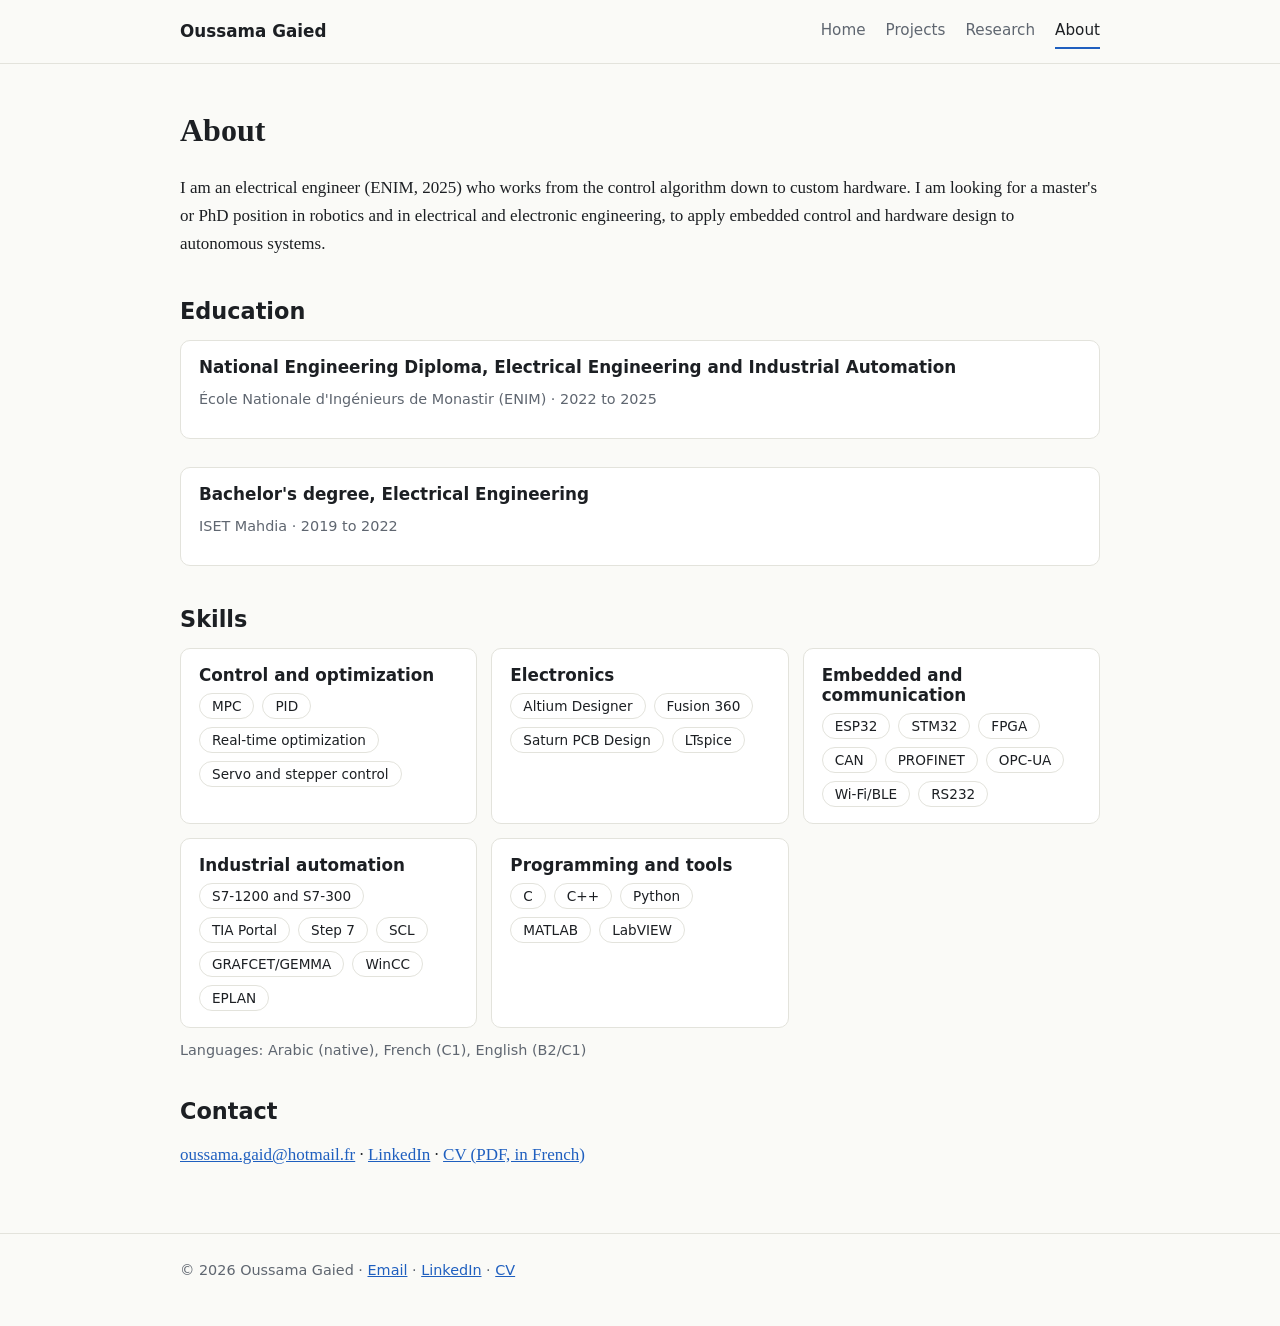
<file: about.html>
<!DOCTYPE html>
<html lang="en"><head><meta charset="utf-8"><meta name="viewport" content="width=device-width, initial-scale=1">
<title>About | Oussama Gaied</title><link rel="stylesheet" href="style.css"></head>
<body>
<header class="site-nav"><div class="wrap"><a class="brand" href="index.html">Oussama Gaied</a><nav class="links"><a href="index.html">Home</a><a href="projects.html">Projects</a><a href="research.html">Research</a><a href="about.html" class=on>About</a></nav></div></header>
<main class="wrap">
<h1>About</h1>
<p>I am an electrical engineer (ENIM, 2025) who works from the control algorithm down to custom hardware. I am looking for a master's or PhD position in robotics and in electrical and electronic engineering, to apply embedded control and hardware design to autonomous systems.</p>
<h2>Education</h2>
<div class="box"><h3>National Engineering Diploma, Electrical Engineering and Industrial Automation</h3><p class="meta">École Nationale d'Ingénieurs de Monastir (ENIM) · 2022 to 2025</p></div><br>
<div class="box"><h3>Bachelor's degree, Electrical Engineering</h3><p class="meta">ISET Mahdia · 2019 to 2022</p></div>
<h2>Skills</h2>
<div class="skills">
<div class="box"><h3>Control and optimization</h3><ul class="chips"><li>MPC</li><li>PID</li><li>Real-time optimization</li><li>Servo and stepper control</li></ul></div>
<div class="box"><h3>Electronics</h3><ul class="chips"><li>Altium Designer</li><li>Fusion 360</li><li>Saturn PCB Design</li><li>LTspice</li></ul></div>
<div class="box"><h3>Embedded and communication</h3><ul class="chips"><li>ESP32</li><li>STM32</li><li>FPGA</li><li>CAN</li><li>PROFINET</li><li>OPC-UA</li><li>Wi-Fi/BLE</li><li>RS232</li></ul></div>
<div class="box"><h3>Industrial automation</h3><ul class="chips"><li>S7-1200 and S7-300</li><li>TIA Portal</li><li>Step 7</li><li>SCL</li><li>GRAFCET/GEMMA</li><li>WinCC</li><li>EPLAN</li></ul></div>
<div class="box"><h3>Programming and tools</h3><ul class="chips"><li>C</li><li>C++</li><li>Python</li><li>MATLAB</li><li>LabVIEW</li></ul></div>
</div>
<p class="meta" style="margin-top:14px">Languages: Arabic (native), French (C1), English (B2/C1)</p>
<h2>Contact</h2>
<p><a href="mailto:oussama.gaid@hotmail.fr">oussama.gaid@hotmail.fr</a> · <a href="https://www.linkedin.com/in/gaid-oussama">LinkedIn</a> · <a href="cv.pdf">CV (PDF, in French)</a></p>
</main>
<footer><div class="wrap">© 2026 Oussama Gaied · <a href="mailto:oussama.gaid@hotmail.fr">Email</a> · <a href="https://www.linkedin.com/in/gaid-oussama">LinkedIn</a> · <a href="cv.pdf">CV</a></div></footer>
<div id="lb"><img alt=""></div>
<script>
var lb=document.getElementById('lb'),li=lb.querySelector('img');
document.querySelectorAll('.gallery img').forEach(function(i){i.addEventListener('click',function(){li.src=i.src;lb.style.display='flex'})});
lb.addEventListener('click',function(){lb.style.display='none'});
</script>
</body></html>
</file>
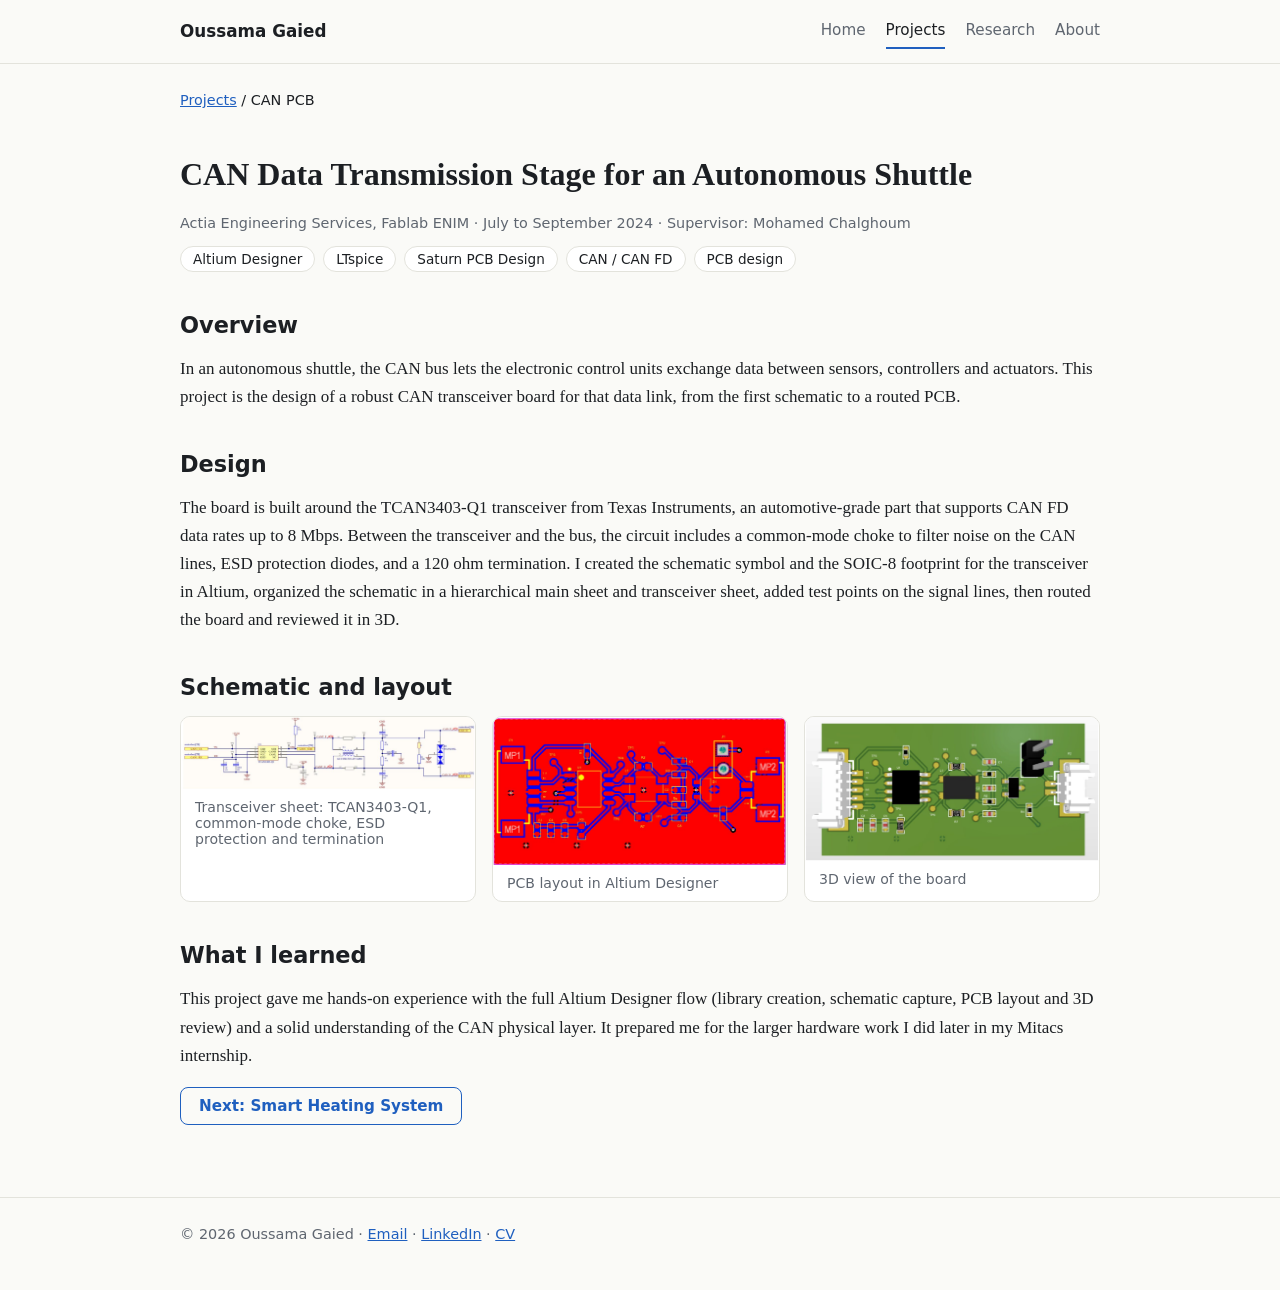
<file: project-can-pcb.html>
<!DOCTYPE html>
<html lang="en"><head><meta charset="utf-8"><meta name="viewport" content="width=device-width, initial-scale=1">
<title>CAN PCB | Oussama Gaied</title><link rel="stylesheet" href="style.css"></head>
<body>
<header class="site-nav"><div class="wrap"><a class="brand" href="index.html">Oussama Gaied</a><nav class="links"><a href="index.html">Home</a><a href="projects.html" class=on>Projects</a><a href="research.html">Research</a><a href="about.html">About</a></nav></div></header>
<main class="wrap">
<p class="crumbs"><a href="projects.html">Projects</a> / CAN PCB</p>
<h1>CAN Data Transmission Stage for an Autonomous Shuttle</h1>
<p class="meta">Actia Engineering Services, Fablab ENIM · July to September 2024 · Supervisor: Mohamed Chalghoum</p>
<ul class="chips"><li>Altium Designer</li><li>LTspice</li><li>Saturn PCB Design</li><li>CAN / CAN FD</li><li>PCB design</li></ul>
<h2>Overview</h2>
<p>In an autonomous shuttle, the CAN bus lets the electronic control units exchange data between sensors, controllers and actuators. This project is the design of a robust CAN transceiver board for that data link, from the first schematic to a routed PCB.</p>
<h2>Design</h2>
<p>The board is built around the TCAN3403-Q1 transceiver from Texas Instruments, an automotive-grade part that supports CAN FD data rates up to 8 Mbps. Between the transceiver and the bus, the circuit includes a common-mode choke to filter noise on the CAN lines, ESD protection diodes, and a 120 ohm termination. I created the schematic symbol and the SOIC-8 footprint for the transceiver in Altium, organized the schematic in a hierarchical main sheet and transceiver sheet, added test points on the signal lines, then routed the board and reviewed it in 3D.</p>
<h2>Schematic and layout</h2>
<div class="gallery"><figure><img src="assets/can-pcb-schematic.jpg" alt="Transceiver sheet: TCAN3403-Q1, common-mode choke, ESD protection and termination" loading="lazy" onerror="this.closest('figure').remove()"><figcaption>Transceiver sheet: TCAN3403-Q1, common-mode choke, ESD protection and termination</figcaption></figure><figure><img src="assets/can-pcb-layout.jpg" alt="PCB layout in Altium Designer" loading="lazy" onerror="this.closest('figure').remove()"><figcaption>PCB layout in Altium Designer</figcaption></figure><figure><img src="assets/can-pcb-3d.jpg" alt="3D view of the board" loading="lazy" onerror="this.closest('figure').remove()"><figcaption>3D view of the board</figcaption></figure></div>
<h2>What I learned</h2>
<p>This project gave me hands-on experience with the full Altium Designer flow (library creation, schematic capture, PCB layout and 3D review) and a solid understanding of the CAN physical layer. It prepared me for the larger hardware work I did later in my Mitacs internship.</p>
<p><a class="btn alt" href="project-smart-heating.html">Next: Smart Heating System</a></p>
</main>
<footer><div class="wrap">© 2026 Oussama Gaied · <a href="mailto:oussama.gaid@hotmail.fr">Email</a> · <a href="https://www.linkedin.com/in/gaid-oussama">LinkedIn</a> · <a href="cv.pdf">CV</a></div></footer>
<div id="lb"><img alt=""></div>
<script>
var lb=document.getElementById('lb'),li=lb.querySelector('img');
document.querySelectorAll('.gallery img').forEach(function(i){i.addEventListener('click',function(){li.src=i.src;lb.style.display='flex'})});
lb.addEventListener('click',function(){lb.style.display='none'});
</script>
</body></html>
</file>
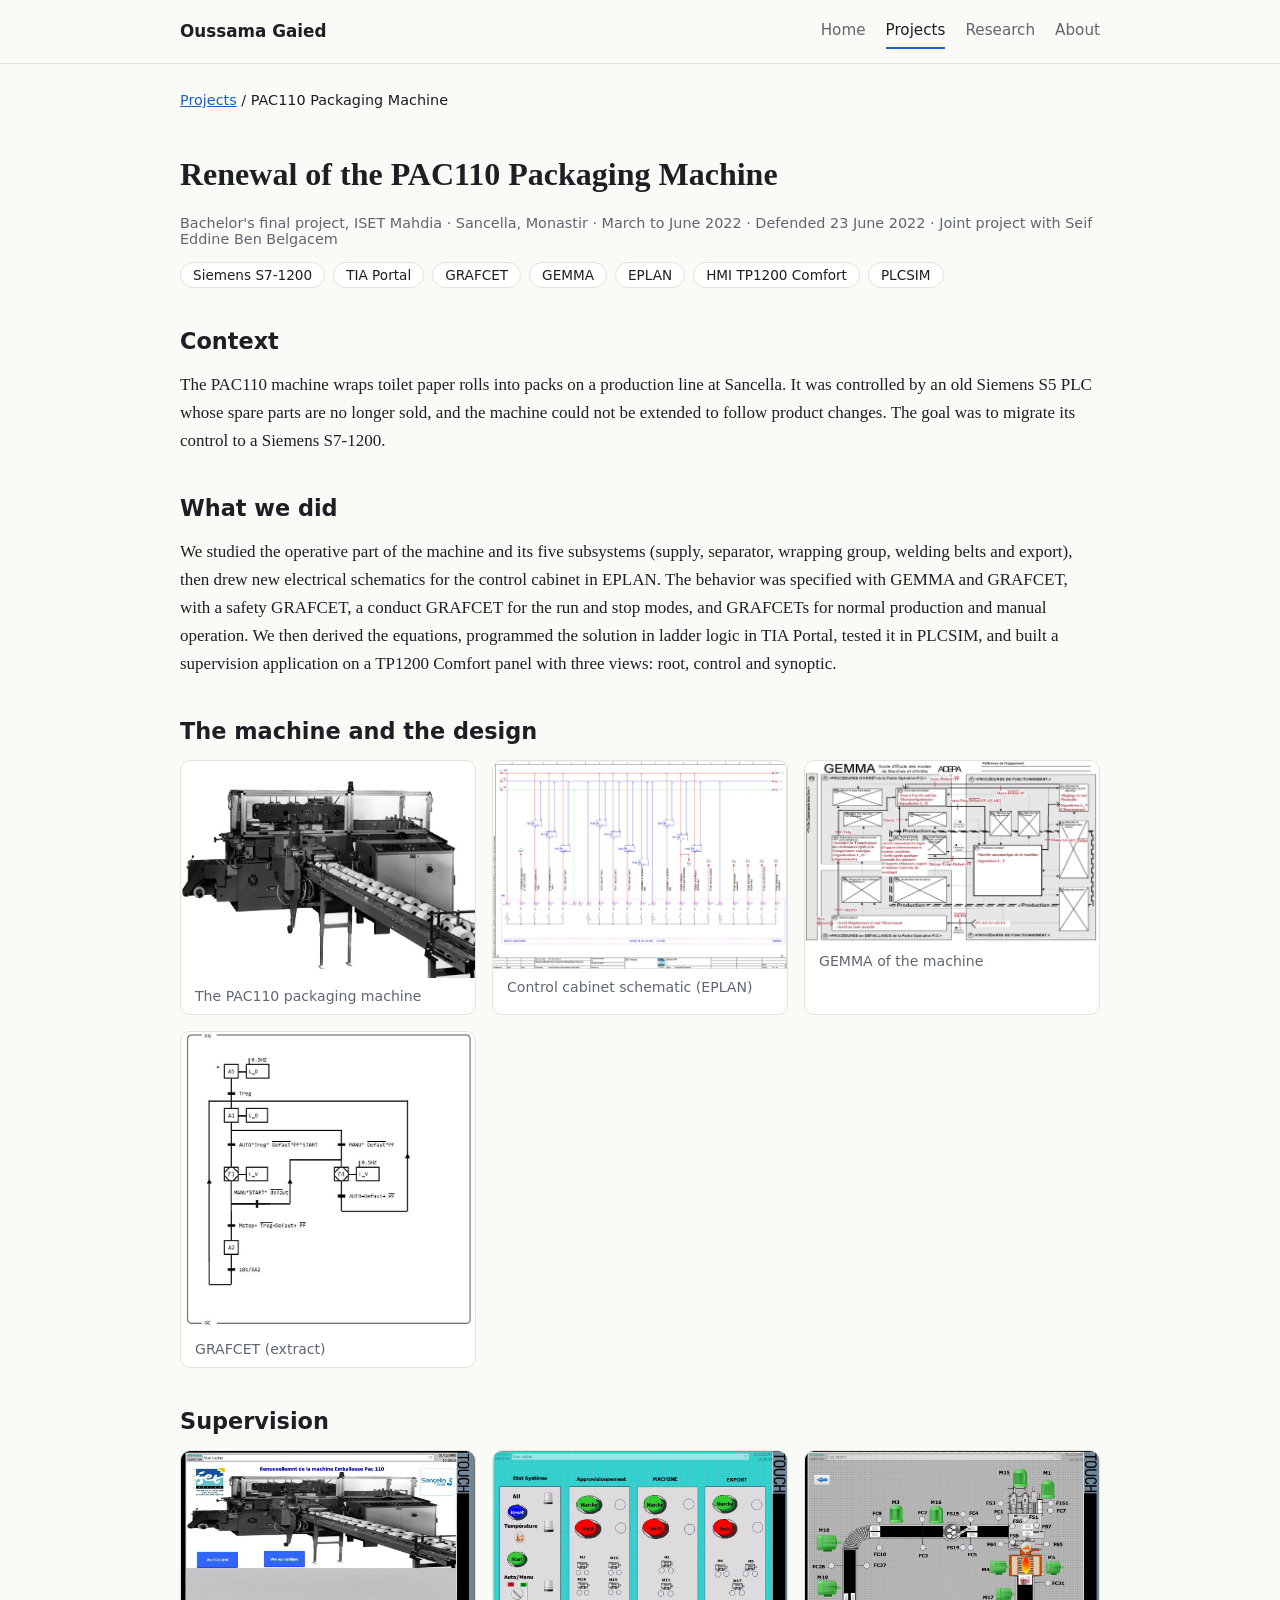
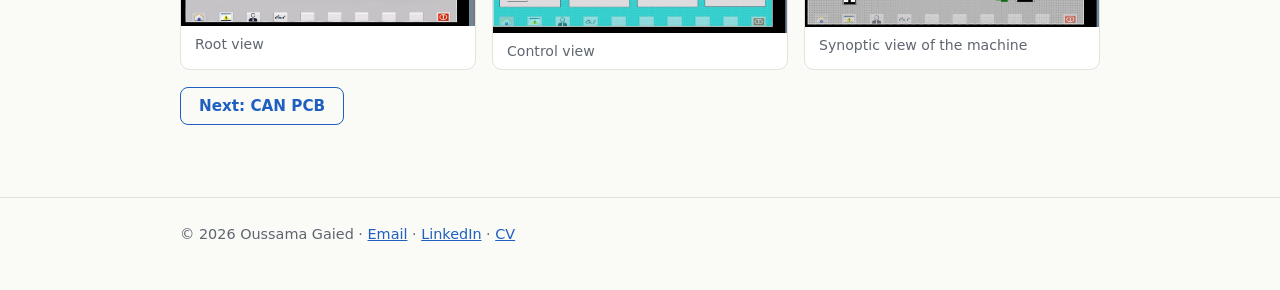
<file: project-packaging.html>
<!DOCTYPE html>
<html lang="en"><head><meta charset="utf-8"><meta name="viewport" content="width=device-width, initial-scale=1">
<title>Packaging Machine | Oussama Gaied</title><link rel="stylesheet" href="style.css"></head>
<body>
<header class="site-nav"><div class="wrap"><a class="brand" href="index.html">Oussama Gaied</a><nav class="links"><a href="index.html">Home</a><a href="projects.html" class=on>Projects</a><a href="research.html">Research</a><a href="about.html">About</a></nav></div></header>
<main class="wrap">
<p class="crumbs"><a href="projects.html">Projects</a> / PAC110 Packaging Machine</p>
<h1>Renewal of the PAC110 Packaging Machine</h1>
<p class="meta">Bachelor's final project, ISET Mahdia · Sancella, Monastir · March to June 2022 · Defended 23 June 2022 · Joint project with Seif Eddine Ben Belgacem</p>
<ul class="chips"><li>Siemens S7-1200</li><li>TIA Portal</li><li>GRAFCET</li><li>GEMMA</li><li>EPLAN</li><li>HMI TP1200 Comfort</li><li>PLCSIM</li></ul>
<h2>Context</h2>
<p>The PAC110 machine wraps toilet paper rolls into packs on a production line at Sancella. It was controlled by an old Siemens S5 PLC whose spare parts are no longer sold, and the machine could not be extended to follow product changes. The goal was to migrate its control to a Siemens S7-1200.</p>
<h2>What we did</h2>
<p>We studied the operative part of the machine and its five subsystems (supply, separator, wrapping group, welding belts and export), then drew new electrical schematics for the control cabinet in EPLAN. The behavior was specified with GEMMA and GRAFCET, with a safety GRAFCET, a conduct GRAFCET for the run and stop modes, and GRAFCETs for normal production and manual operation. We then derived the equations, programmed the solution in ladder logic in TIA Portal, tested it in PLCSIM, and built a supervision application on a TP1200 Comfort panel with three views: root, control and synoptic.</p>
<h2>The machine and the design</h2>
<div class="gallery"><figure><img src="assets/packaging-machine.jpg" alt="The PAC110 packaging machine" loading="lazy" onerror="this.closest('figure').remove()"><figcaption>The PAC110 packaging machine</figcaption></figure><figure><img src="assets/packaging-schematic.jpg" alt="Control cabinet schematic (EPLAN)" loading="lazy" onerror="this.closest('figure').remove()"><figcaption>Control cabinet schematic (EPLAN)</figcaption></figure><figure><img src="assets/packaging-gemma.jpg" alt="GEMMA of the machine" loading="lazy" onerror="this.closest('figure').remove()"><figcaption>GEMMA of the machine</figcaption></figure><figure><img src="assets/packaging-grafcet.jpg" alt="GRAFCET (extract)" loading="lazy" onerror="this.closest('figure').remove()"><figcaption>GRAFCET (extract)</figcaption></figure></div>
<h2>Supervision</h2>
<div class="gallery"><figure><img src="assets/packaging-hmi.jpg" alt="Root view" loading="lazy" onerror="this.closest('figure').remove()"><figcaption>Root view</figcaption></figure><figure><img src="assets/packaging-hmi-control.jpg" alt="Control view" loading="lazy" onerror="this.closest('figure').remove()"><figcaption>Control view</figcaption></figure><figure><img src="assets/packaging-hmi-synoptic.jpg" alt="Synoptic view of the machine" loading="lazy" onerror="this.closest('figure').remove()"><figcaption>Synoptic view of the machine</figcaption></figure></div>
<p><a class="btn alt" href="project-can-pcb.html">Next: CAN PCB</a></p>
</main>
<footer><div class="wrap">© 2026 Oussama Gaied · <a href="mailto:oussama.gaid@hotmail.fr">Email</a> · <a href="https://www.linkedin.com/in/gaid-oussama">LinkedIn</a> · <a href="cv.pdf">CV</a></div></footer>
<div id="lb"><img alt=""></div>
<script>
var lb=document.getElementById('lb'),li=lb.querySelector('img');
document.querySelectorAll('.gallery img').forEach(function(i){i.addEventListener('click',function(){li.src=i.src;lb.style.display='flex'})});
lb.addEventListener('click',function(){lb.style.display='none'});
</script>
</body></html>
</file>
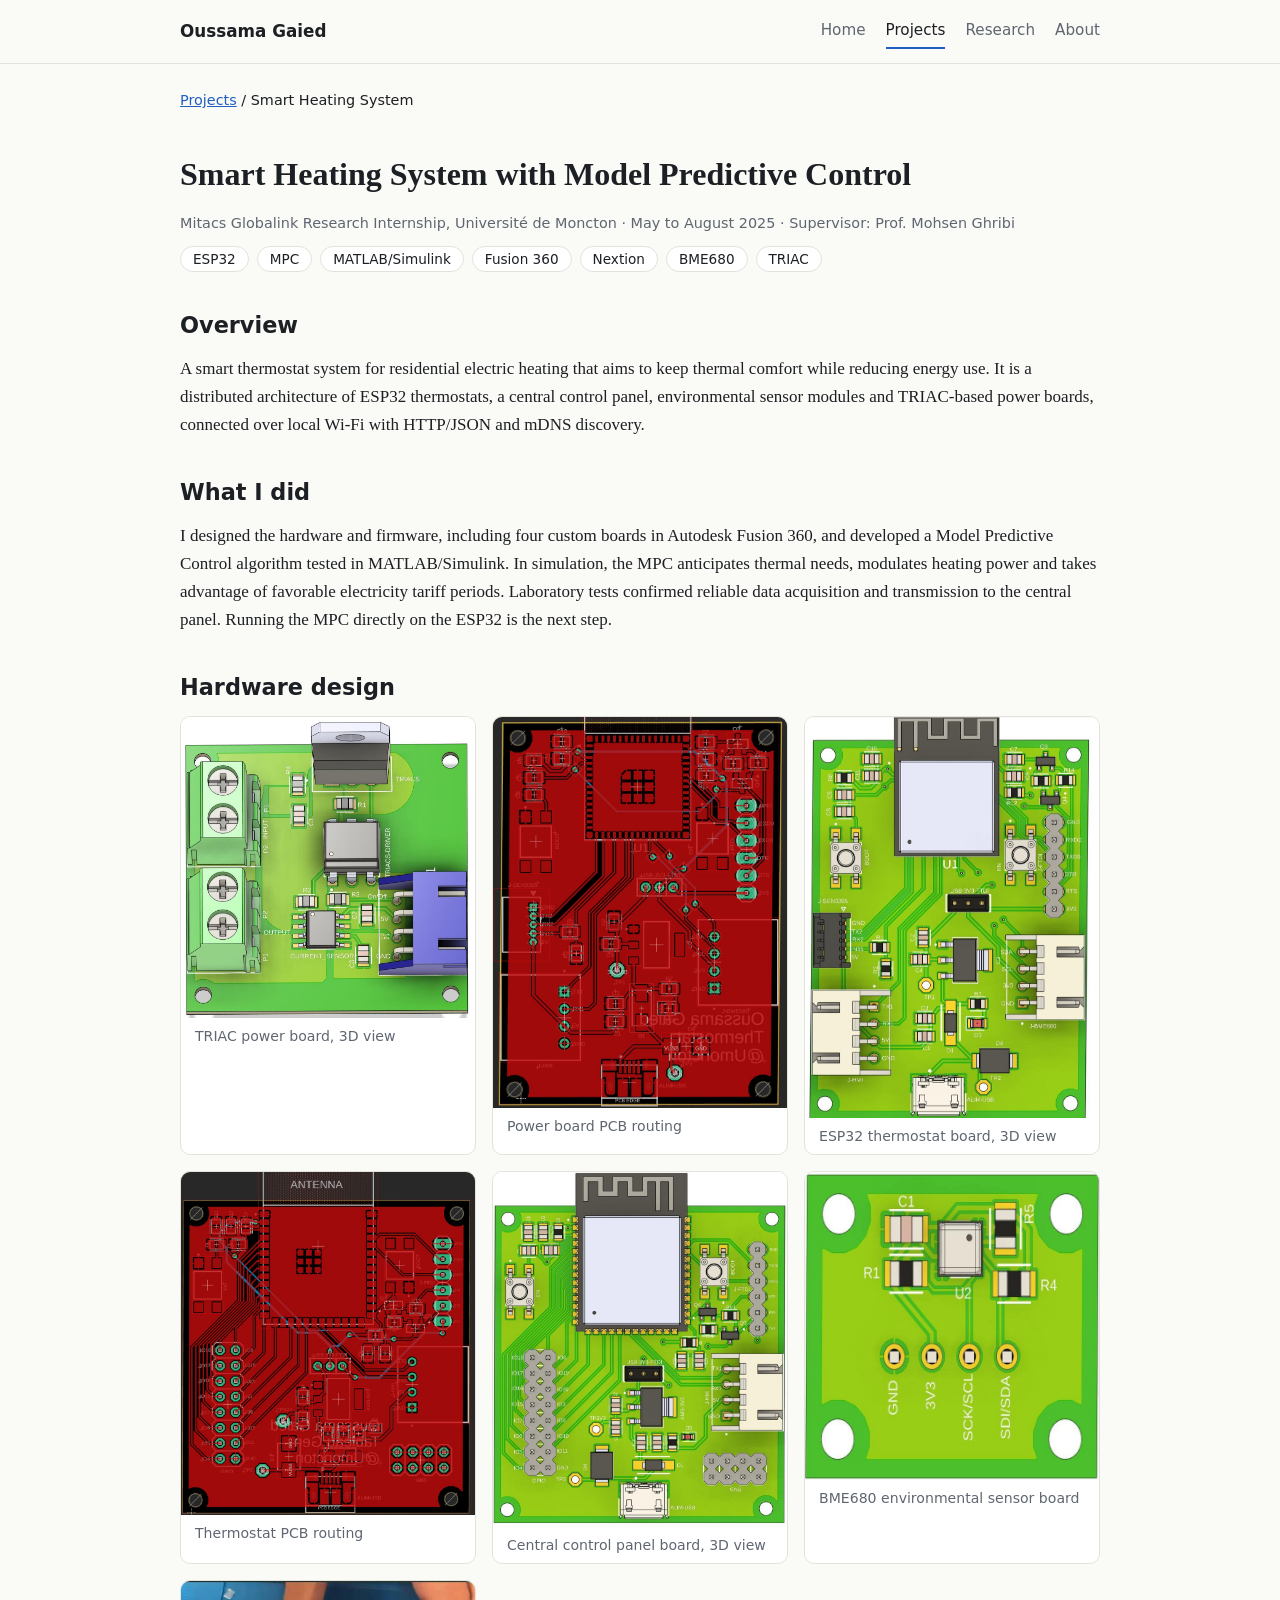
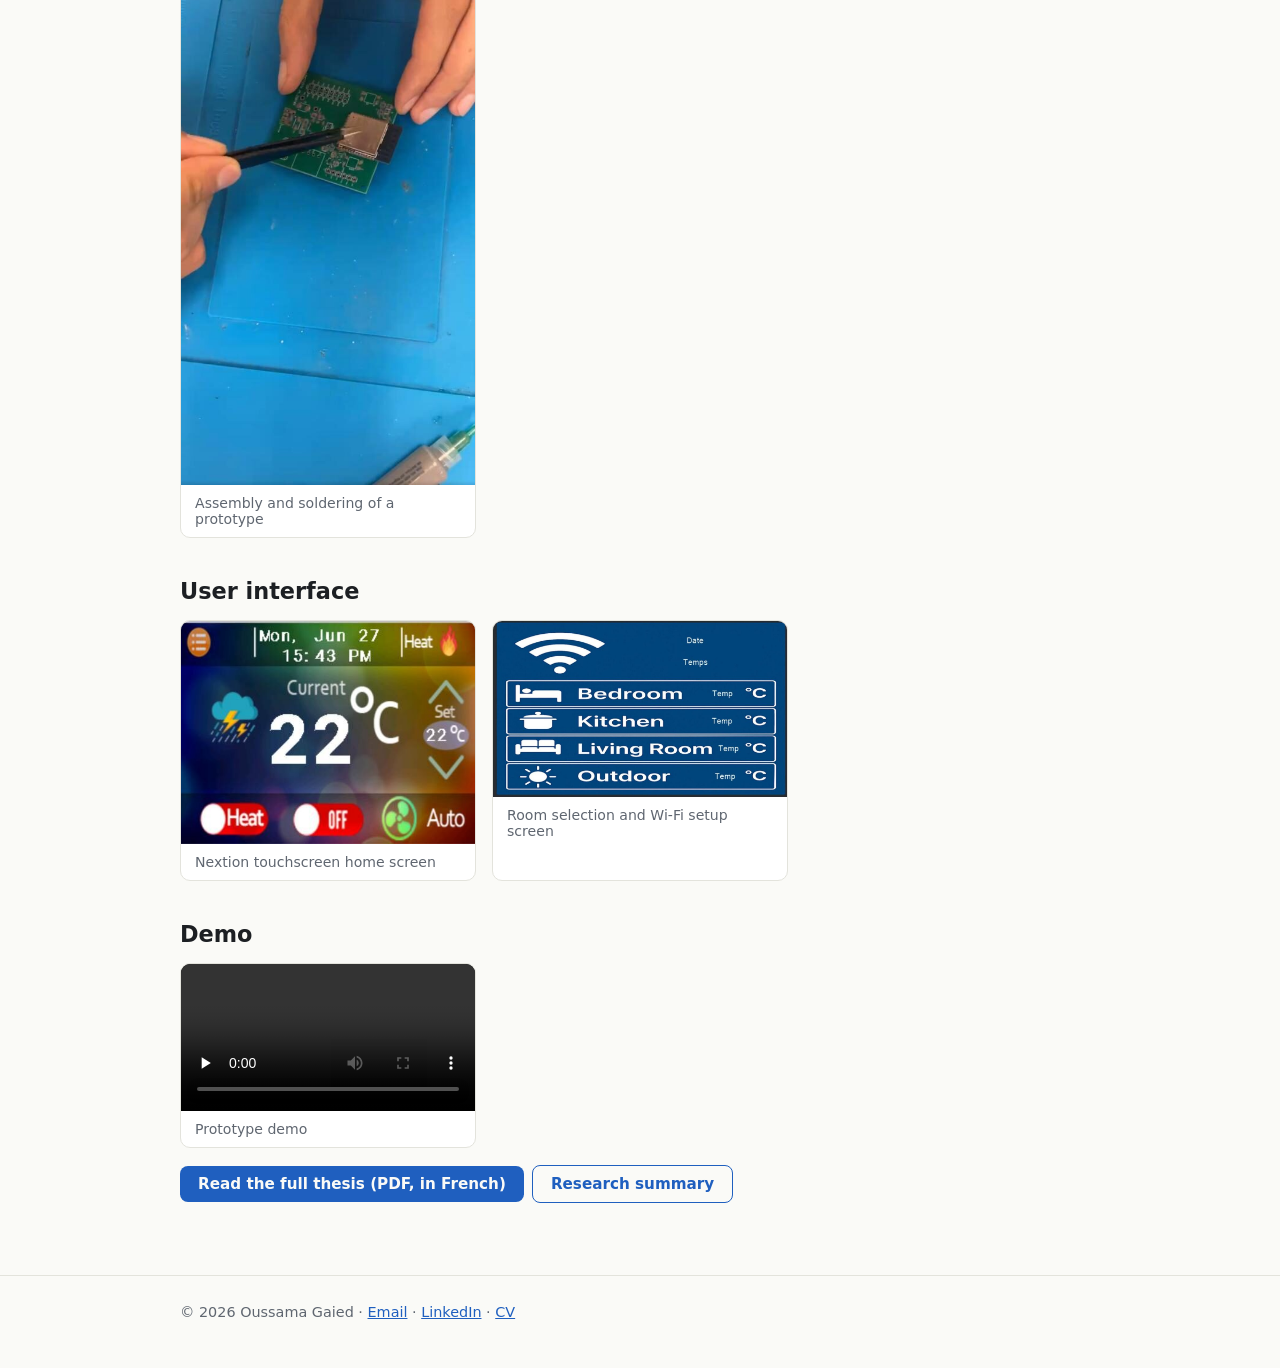
<file: project-smart-heating.html>
<!DOCTYPE html>
<html lang="en"><head><meta charset="utf-8"><meta name="viewport" content="width=device-width, initial-scale=1">
<title>Smart Heating System | Oussama Gaied</title><link rel="stylesheet" href="style.css"></head>
<body>
<header class="site-nav"><div class="wrap"><a class="brand" href="index.html">Oussama Gaied</a><nav class="links"><a href="index.html">Home</a><a href="projects.html" class=on>Projects</a><a href="research.html">Research</a><a href="about.html">About</a></nav></div></header>
<main class="wrap">
<p class="crumbs"><a href="projects.html">Projects</a> / Smart Heating System</p>
<h1>Smart Heating System with Model Predictive Control</h1>
<p class="meta">Mitacs Globalink Research Internship, Université de Moncton · May to August 2025 · Supervisor: Prof. Mohsen Ghribi</p>
<ul class="chips"><li>ESP32</li><li>MPC</li><li>MATLAB/Simulink</li><li>Fusion 360</li><li>Nextion</li><li>BME680</li><li>TRIAC</li></ul>
<h2>Overview</h2>
<p>A smart thermostat system for residential electric heating that aims to keep thermal comfort while reducing energy use. It is a distributed architecture of ESP32 thermostats, a central control panel, environmental sensor modules and TRIAC-based power boards, connected over local Wi-Fi with HTTP/JSON and mDNS discovery.</p>
<h2>What I did</h2>
<p>I designed the hardware and firmware, including four custom boards in Autodesk Fusion 360, and developed a Model Predictive Control algorithm tested in MATLAB/Simulink. In simulation, the MPC anticipates thermal needs, modulates heating power and takes advantage of favorable electricity tariff periods. Laboratory tests confirmed reliable data acquisition and transmission to the central panel. Running the MPC directly on the ESP32 is the next step.</p>
<h2>Hardware design</h2>
<div class="gallery"><figure><img src="assets/heating-power-board-3d.jpg" alt="TRIAC power board, 3D view" loading="lazy" onerror="this.closest('figure').remove()"><figcaption>TRIAC power board, 3D view</figcaption></figure><figure><img src="assets/heating-power-board-routing.jpg" alt="Power board PCB routing" loading="lazy" onerror="this.closest('figure').remove()"><figcaption>Power board PCB routing</figcaption></figure><figure><img src="assets/heating-thermostat-3d.jpg" alt="ESP32 thermostat board, 3D view" loading="lazy" onerror="this.closest('figure').remove()"><figcaption>ESP32 thermostat board, 3D view</figcaption></figure><figure><img src="assets/heating-thermostat-routing.jpg" alt="Thermostat PCB routing" loading="lazy" onerror="this.closest('figure').remove()"><figcaption>Thermostat PCB routing</figcaption></figure><figure><img src="assets/heating-control-panel-3d.jpg" alt="Central control panel board, 3D view" loading="lazy" onerror="this.closest('figure').remove()"><figcaption>Central control panel board, 3D view</figcaption></figure><figure><img src="assets/heating-bme680-board.jpg" alt="BME680 environmental sensor board" loading="lazy" onerror="this.closest('figure').remove()"><figcaption>BME680 environmental sensor board</figcaption></figure><figure><img src="assets/heating-soldering.jpg" alt="Assembly and soldering of a prototype" loading="lazy" onerror="this.closest('figure').remove()"><figcaption>Assembly and soldering of a prototype</figcaption></figure></div>
<h2>User interface</h2>
<div class="gallery"><figure><img src="assets/heating-nextion-home.jpg" alt="Nextion touchscreen home screen" loading="lazy" onerror="this.closest('figure').remove()"><figcaption>Nextion touchscreen home screen</figcaption></figure><figure><img src="assets/heating-nextion-rooms.jpg" alt="Room selection and Wi-Fi setup screen" loading="lazy" onerror="this.closest('figure').remove()"><figcaption>Room selection and Wi-Fi setup screen</figcaption></figure></div>
<h2>Demo</h2>
<div class="gallery">
<figure><video controls preload="none" playsinline><source src="assets/heating-demo.mp4" type="video/mp4" onerror="this.closest('figure').remove()"></video><figcaption>Prototype demo</figcaption></figure>
</div>
<p><a class="btn" href="thesis.pdf">Read the full thesis (PDF, in French)</a><a class="btn alt" href="research.html">Research summary</a></p>
</main>
<footer><div class="wrap">© 2026 Oussama Gaied · <a href="mailto:oussama.gaid@hotmail.fr">Email</a> · <a href="https://www.linkedin.com/in/gaid-oussama">LinkedIn</a> · <a href="cv.pdf">CV</a></div></footer>
<div id="lb"><img alt=""></div>
<script>
var lb=document.getElementById('lb'),li=lb.querySelector('img');
document.querySelectorAll('.gallery img').forEach(function(i){i.addEventListener('click',function(){li.src=i.src;lb.style.display='flex'})});
lb.addEventListener('click',function(){lb.style.display='none'});
</script>
</body></html>
</file>
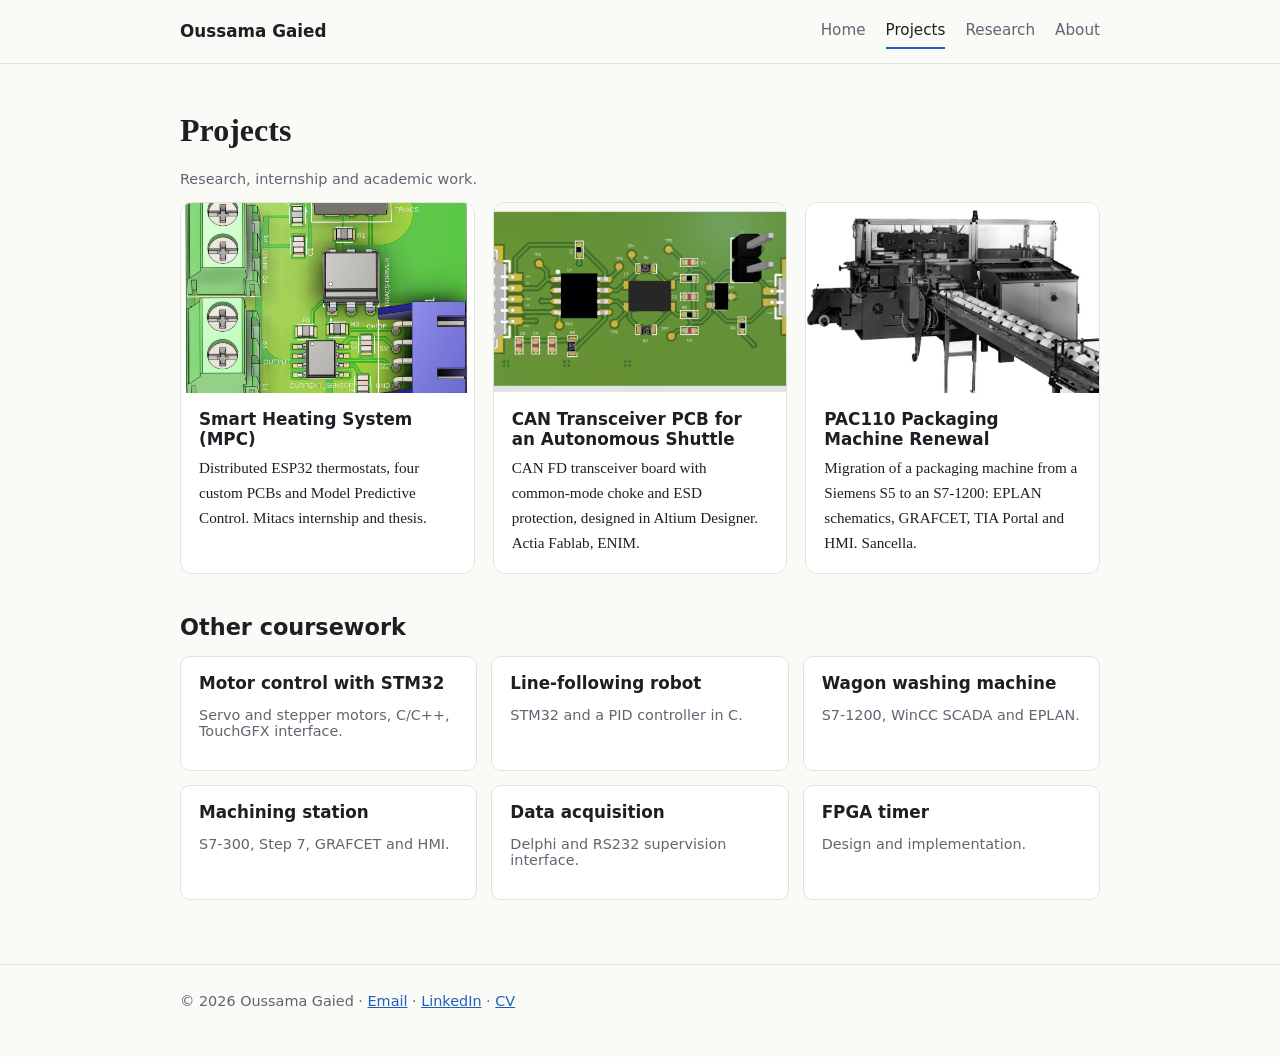
<file: projects.html>
<!DOCTYPE html>
<html lang="en"><head><meta charset="utf-8"><meta name="viewport" content="width=device-width, initial-scale=1">
<title>Projects | Oussama Gaied</title><link rel="stylesheet" href="style.css"></head>
<body>
<header class="site-nav"><div class="wrap"><a class="brand" href="index.html">Oussama Gaied</a><nav class="links"><a href="index.html">Home</a><a href="projects.html" class=on>Projects</a><a href="research.html">Research</a><a href="about.html">About</a></nav></div></header>
<main class="wrap">
<h1>Projects</h1><p class="meta">Research, internship and academic work.</p><div class="grid"><a class="card" href="project-smart-heating.html"><img src="assets/heating-power-board-3d.jpg" alt="Smart heating power board" onerror="this.remove()"><div class="body"><h3>Smart Heating System (MPC)</h3><p>Distributed ESP32 thermostats, four custom PCBs and Model Predictive Control. Mitacs internship and thesis.</p></div></a><a class="card" href="project-can-pcb.html"><img src="assets/can-pcb.jpg" alt="CAN PCB" onerror="this.remove()"><div class="body"><h3>CAN Transceiver PCB for an Autonomous Shuttle</h3><p>CAN FD transceiver board with common-mode choke and ESD protection, designed in Altium Designer. Actia Fablab, ENIM.</p></div></a><a class="card" href="project-packaging.html"><img src="assets/packaging.jpg" alt="Packaging machine" onerror="this.remove()"><div class="body"><h3>PAC110 Packaging Machine Renewal</h3><p>Migration of a packaging machine from a Siemens S5 to an S7-1200: EPLAN schematics, GRAFCET, TIA Portal and HMI. Sancella.</p></div></a></div>
<h2>Other coursework</h2>
<div class="skills">
<div class="box"><h3>Motor control with STM32</h3><p class="meta">Servo and stepper motors, C/C++, TouchGFX interface.</p></div>
<div class="box"><h3>Line-following robot</h3><p class="meta">STM32 and a PID controller in C.</p></div>
<div class="box"><h3>Wagon washing machine</h3><p class="meta">S7-1200, WinCC SCADA and EPLAN.</p></div>
<div class="box"><h3>Machining station</h3><p class="meta">S7-300, Step 7, GRAFCET and HMI.</p></div>
<div class="box"><h3>Data acquisition</h3><p class="meta">Delphi and RS232 supervision interface.</p></div>
<div class="box"><h3>FPGA timer</h3><p class="meta">Design and implementation.</p></div>
</div>
</main>
<footer><div class="wrap">© 2026 Oussama Gaied · <a href="mailto:oussama.gaid@hotmail.fr">Email</a> · <a href="https://www.linkedin.com/in/gaid-oussama">LinkedIn</a> · <a href="cv.pdf">CV</a></div></footer>
<div id="lb"><img alt=""></div>
<script>
var lb=document.getElementById('lb'),li=lb.querySelector('img');
document.querySelectorAll('.gallery img').forEach(function(i){i.addEventListener('click',function(){li.src=i.src;lb.style.display='flex'})});
lb.addEventListener('click',function(){lb.style.display='none'});
</script>
</body></html>
</file>
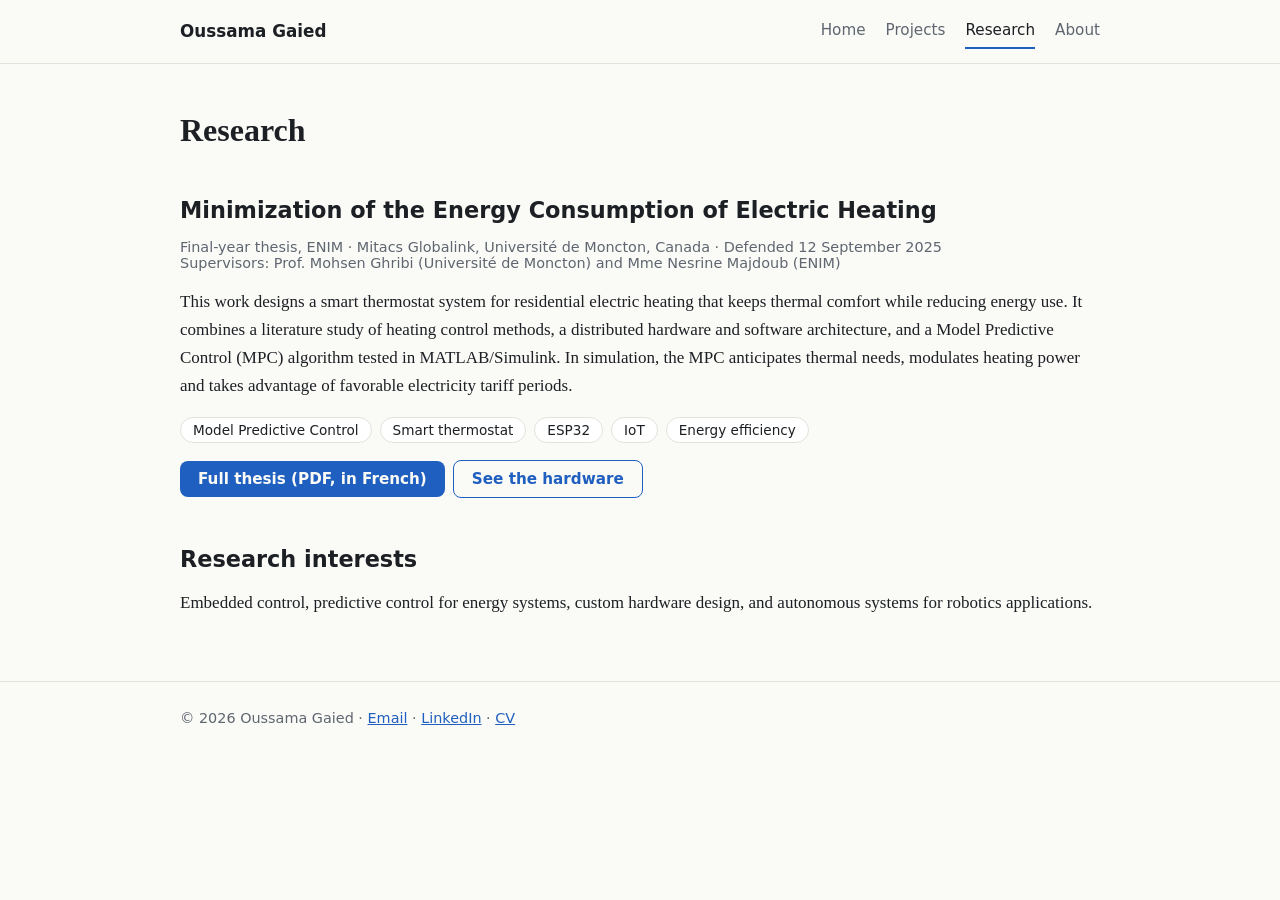
<file: research.html>
<!DOCTYPE html>
<html lang="en"><head><meta charset="utf-8"><meta name="viewport" content="width=device-width, initial-scale=1">
<title>Research | Oussama Gaied</title><link rel="stylesheet" href="style.css"></head>
<body>
<header class="site-nav"><div class="wrap"><a class="brand" href="index.html">Oussama Gaied</a><nav class="links"><a href="index.html">Home</a><a href="projects.html">Projects</a><a href="research.html" class=on>Research</a><a href="about.html">About</a></nav></div></header>
<main class="wrap">
<h1>Research</h1>
<h2>Minimization of the Energy Consumption of Electric Heating</h2>
<p class="meta">Final-year thesis, ENIM · Mitacs Globalink, Université de Moncton, Canada · Defended 12 September 2025<br>Supervisors: Prof. Mohsen Ghribi (Université de Moncton) and Mme Nesrine Majdoub (ENIM)</p>
<p>This work designs a smart thermostat system for residential electric heating that keeps thermal comfort while reducing energy use. It combines a literature study of heating control methods, a distributed hardware and software architecture, and a Model Predictive Control (MPC) algorithm tested in MATLAB/Simulink. In simulation, the MPC anticipates thermal needs, modulates heating power and takes advantage of favorable electricity tariff periods.</p>
<ul class="chips"><li>Model Predictive Control</li><li>Smart thermostat</li><li>ESP32</li><li>IoT</li><li>Energy efficiency</li></ul>
<p><a class="btn" href="thesis.pdf">Full thesis (PDF, in French)</a><a class="btn alt" href="project-smart-heating.html">See the hardware</a></p>
<h2>Research interests</h2>
<p>Embedded control, predictive control for energy systems, custom hardware design, and autonomous systems for robotics applications.</p>
</main>
<footer><div class="wrap">© 2026 Oussama Gaied · <a href="mailto:oussama.gaid@hotmail.fr">Email</a> · <a href="https://www.linkedin.com/in/gaid-oussama">LinkedIn</a> · <a href="cv.pdf">CV</a></div></footer>
<div id="lb"><img alt=""></div>
<script>
var lb=document.getElementById('lb'),li=lb.querySelector('img');
document.querySelectorAll('.gallery img').forEach(function(i){i.addEventListener('click',function(){li.src=i.src;lb.style.display='flex'})});
lb.addEventListener('click',function(){lb.style.display='none'});
</script>
</body></html>
</file>
<file: style.css>
:root{--bg:#fafaf7;--fg:#1c1f23;--muted:#5f6670;--accent:#1f5fbf;--card:#fff;--line:#e3e3dc}
@media (prefers-color-scheme:dark){:root{--bg:#14171a;--fg:#e8eaed;--muted:#9aa3ad;--accent:#6ea8ff;--card:#1b1f24;--line:#2b3138}}
*{box-sizing:border-box}html{scroll-behavior:smooth}
body{margin:0;background:var(--bg);color:var(--fg);font:17px/1.65 Georgia,"Times New Roman",serif}
a{color:var(--accent)}
.wrap{max-width:960px;margin:0 auto;padding:0 20px}
.site-nav{position:sticky;top:0;z-index:5;background:var(--bg);border-bottom:1px solid var(--line);font-family:system-ui,sans-serif}
.site-nav .wrap{display:flex;align-items:center;justify-content:space-between;gap:16px;padding:14px 20px;flex-wrap:wrap}
.brand{font-weight:700;color:var(--fg);text-decoration:none;font-size:1.05rem}
.links{display:flex;gap:20px}
.links a{color:var(--muted);text-decoration:none;font-size:.95rem;padding:4px 0;border-bottom:2px solid transparent}
.links a:hover,.links a.on{color:var(--fg);border-color:var(--accent)}
.hero{display:flex;gap:32px;align-items:center;padding:56px 0 32px;flex-wrap:wrap}
.hero img{width:200px;height:200px;object-fit:cover;border-radius:50%}
.hero h1{font-size:2.6rem;line-height:1.15;margin:0 0 8px}
.tag{font:1.1rem system-ui,sans-serif;color:var(--muted);margin:0 0 16px}
h1{font-size:2rem;margin:40px 0 8px}
h2{font:600 1.4rem system-ui,sans-serif;margin:40px 0 16px}
h3{font:600 1.05rem system-ui,sans-serif;margin:0 0 6px}
.meta{color:var(--muted);font:.9rem system-ui,sans-serif}
.btn{display:inline-block;font:600 .95rem system-ui,sans-serif;padding:9px 18px;border-radius:8px;background:var(--accent);color:var(--bg);text-decoration:none;margin:0 8px 8px 0}
.btn.alt{background:none;border:1px solid var(--accent);color:var(--accent)}
.grid{display:grid;grid-template-columns:repeat(auto-fill,minmax(270px,1fr));gap:18px}
.card{display:block;background:var(--card);border:1px solid var(--line);border-radius:12px;overflow:hidden;color:inherit;text-decoration:none;transition:transform .15s,box-shadow .15s}
a.card:hover{transform:translateY(-3px);box-shadow:0 8px 24px rgba(0,0,0,.12)}
.card img{width:100%;height:190px;object-fit:cover;display:block;background:#fff}
.card .body{padding:16px 18px 18px}
.card p{margin:6px 0 0;font-size:.95rem}
.gallery{display:grid;grid-template-columns:repeat(auto-fill,minmax(280px,1fr));gap:16px;margin:16px 0}
figure{margin:0;background:var(--card);border:1px solid var(--line);border-radius:10px;overflow:hidden}
figure img,figure video{width:100%;display:block;cursor:zoom-in;background:#fff}
figure video{cursor:default;background:#000}
figcaption{padding:10px 14px;font:.88rem system-ui,sans-serif;color:var(--muted)}
.chips{display:flex;flex-wrap:wrap;gap:8px;padding:0;list-style:none;margin:12px 0}
.chips li{font:.85rem system-ui,sans-serif;border:1px solid var(--line);background:var(--card);padding:4px 12px;border-radius:99px}
.crumbs{font:.9rem system-ui,sans-serif;margin-top:28px}
.skills{display:grid;grid-template-columns:repeat(auto-fill,minmax(260px,1fr));gap:14px}
.box{background:var(--card);border:1px solid var(--line);border-radius:10px;padding:16px 18px}
.box .chips{margin:8px 0 0}
footer{margin-top:64px;padding:28px 0 48px;border-top:1px solid var(--line);color:var(--muted);font:.9rem system-ui,sans-serif}
#lb{position:fixed;inset:0;background:rgba(0,0,0,.88);display:none;align-items:center;justify-content:center;z-index:20;cursor:zoom-out;padding:20px}
#lb img{max-width:100%;max-height:100%;border-radius:6px;background:#fff}
</file>
